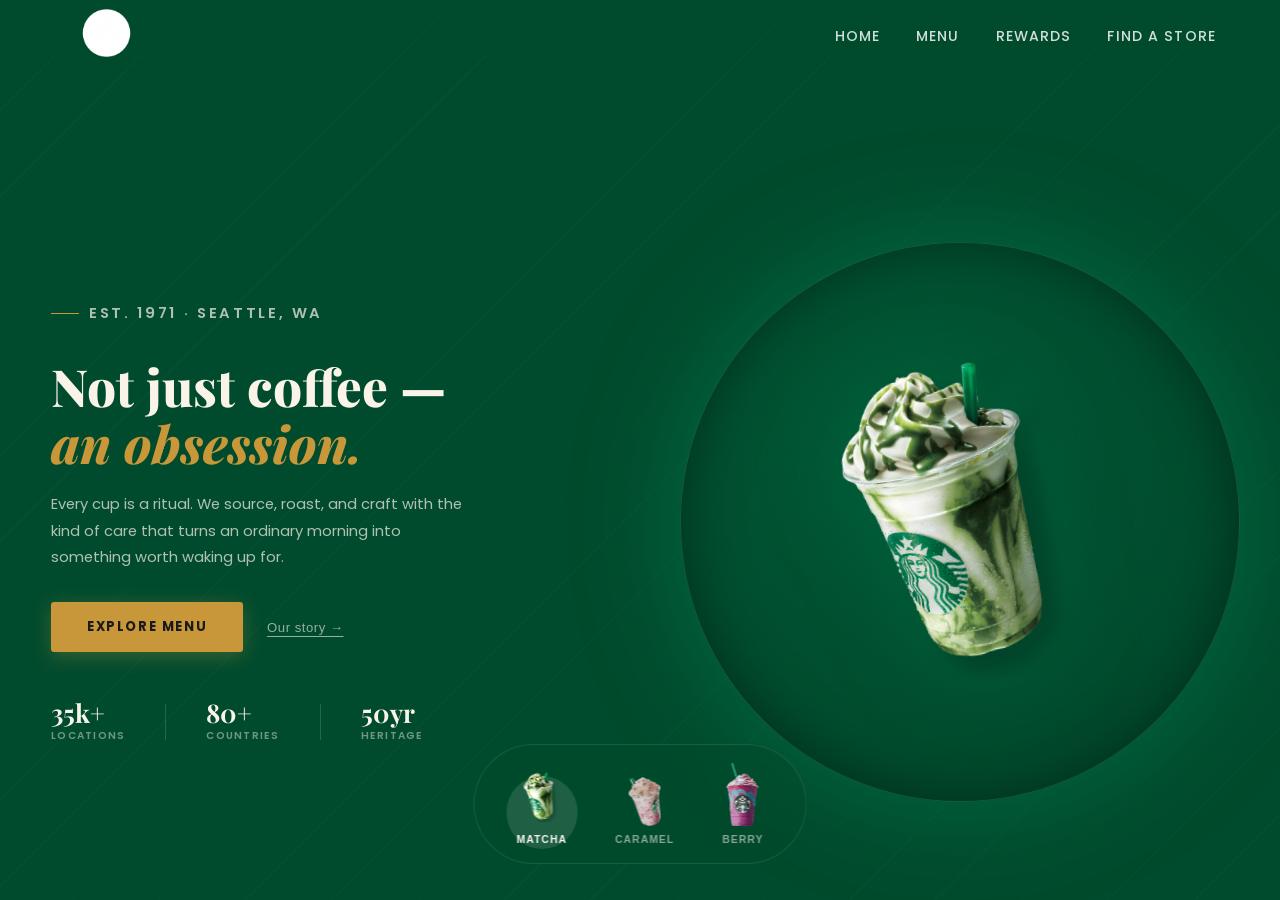
<file: Starbucks/index.html>
<!DOCTYPE html>
<html lang="en">
<head>
    <meta charset="UTF-8">
    <meta name="viewport" content="width=device-width, initial-scale=1.0">
    <link rel="stylesheet" href="https://unpkg.com/aos@next/dist/aos.css" />
    <link rel="stylesheet" href="style.css">
    <title>Starbucks — It's Not Just Coffee</title>
    <link rel="icon" href="images/logo.png">
</head>
<body>

    <!-- NAV -->
    <nav>
        <div class="logo" data-aos="fade-right" data-aos-duration="800">
            <img src="images/logo.png" alt="Starbucks">
        </div>
        <div class="links" data-aos="fade-left" data-aos-duration="800">
            <a href="">Home</a>
            <a href="">Menu</a>
            <a href="">Rewards</a>
            <a href="">Find a Store</a>
        </div>
    </nav>

    <!-- HERO -->
    <main class="hero">

        <!-- Left: content -->
        <div class="content">
            <p class="eyebrow" data-aos="fade-up" data-aos-delay="100">Est. 1971 · Seattle, WA</p>
            <h1 data-aos="fade-up" data-aos-delay="200">
                Not just coffee —
                <em>an obsession.</em>
            </h1>
            <p data-aos="fade-up" data-aos-delay="300">
                Every cup is a ritual. We source, roast, and craft with the kind of care that turns an ordinary morning into something worth waking up for.
            </p>
            <div class="cta-group" data-aos="fade-up" data-aos-delay="400">
                <button class="btn-primary">Explore Menu</button>
                <button class="btn-secondary">Our story →</button>
            </div>

            <!-- Stats -->
            <div class="detail-strip" data-aos="fade-up" data-aos-delay="500">
                <div class="detail-item">
                    <span class="num">35k+</span>
                    <span class="label">Locations</span>
                </div>
                <div class="divider"></div>
                <div class="detail-item">
                    <span class="num">80+</span>
                    <span class="label">Countries</span>
                </div>
                <div class="divider"></div>
                <div class="detail-item">
                    <span class="num">50yr</span>
                    <span class="label">Heritage</span>
                </div>
            </div>
        </div>

        <!-- Right: drink stage -->
        <div class="drink-stage">
            <div class="portal" id="portal"></div>
            <div class="box green"><img src="images/green.png" alt="Green drink"></div>
            <div class="box orange"><img src="images/orange.png" alt="Orange drink"></div>
            <div class="box pink"><img src="images/pink.png" alt="Pink drink"></div>
        </div>

    </main>

    <!-- VARIANT SELECTOR -->
    <div class="variant-selector">
        <button class="variant-btn active gcfe" data-color="green" aria-label="Green drink">
            <img src="images/green.png" alt="">
            <span>Matcha</span>
        </button>
        <button class="variant-btn ocfe" data-color="orange" aria-label="Orange drink">
            <img src="images/orange.png" alt="">
            <span>Caramel</span>
        </button>
        <button class="variant-btn pcfe" data-color="pink" aria-label="Pink drink">
            <img src="images/pink.png" alt="">
            <span>Berry</span>
        </button>
    </div>

    <script src="https://unpkg.com/aos@next/dist/aos.js"></script>
    <script>
      AOS.init({ duration: 900, delay: 80, once: true });
    </script>
    <script src="script.js"></script>
</body>
</html>
</file>
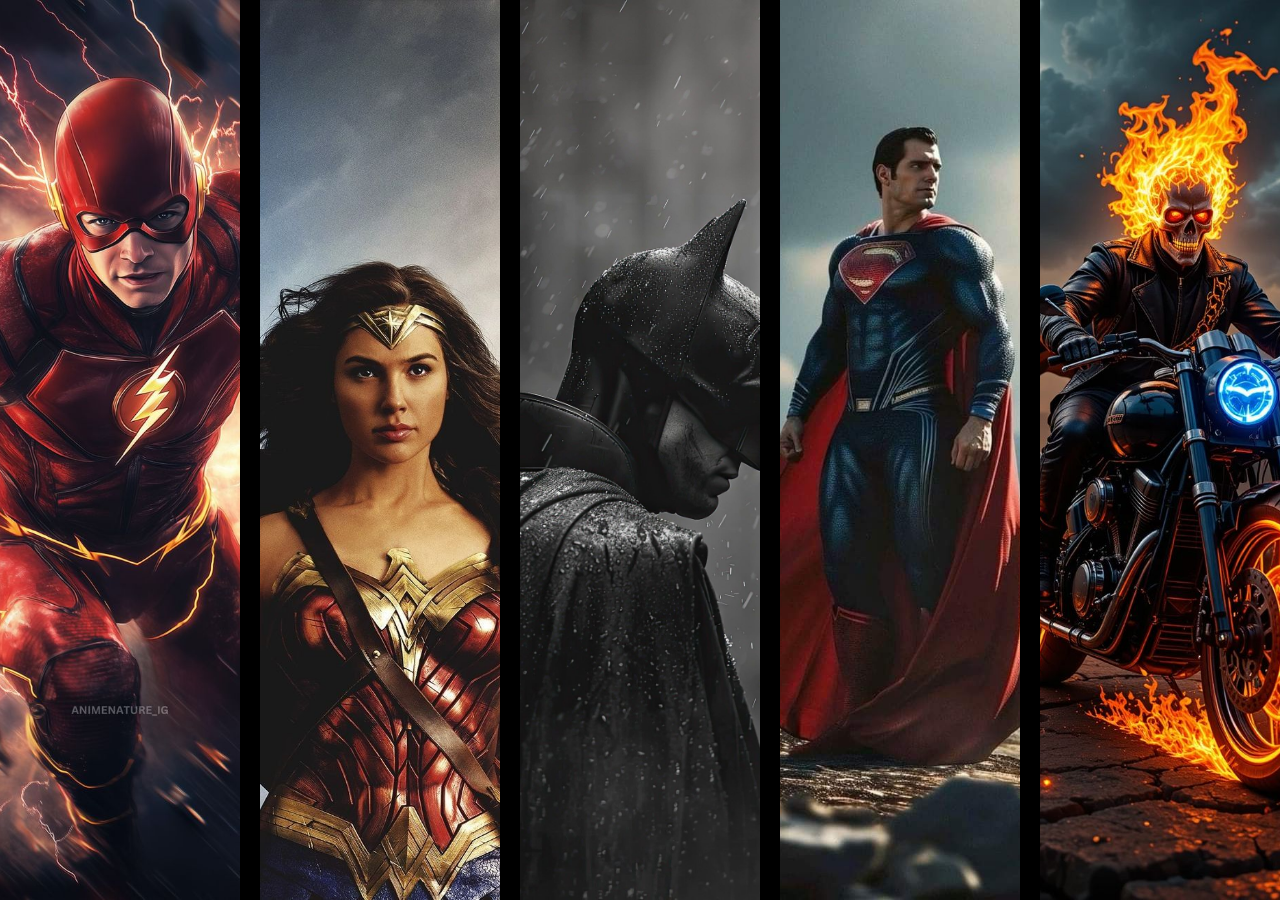
<file: Superhero/index.html>
<!DOCTYPE html>
<html lang="en">
<head>
    <meta charset="UTF-8">
    <meta name="viewport" content="width=device-width, initial-scale=1.0">
    <title>Document</title>
    <link rel="stylesheet" href="style.css">
</head>
<body>
    <main>
        <section></section>
        <section></section>
        <section></section>
        <section></section>
        <section></section>
    </main>
</body>
</html>
</file>
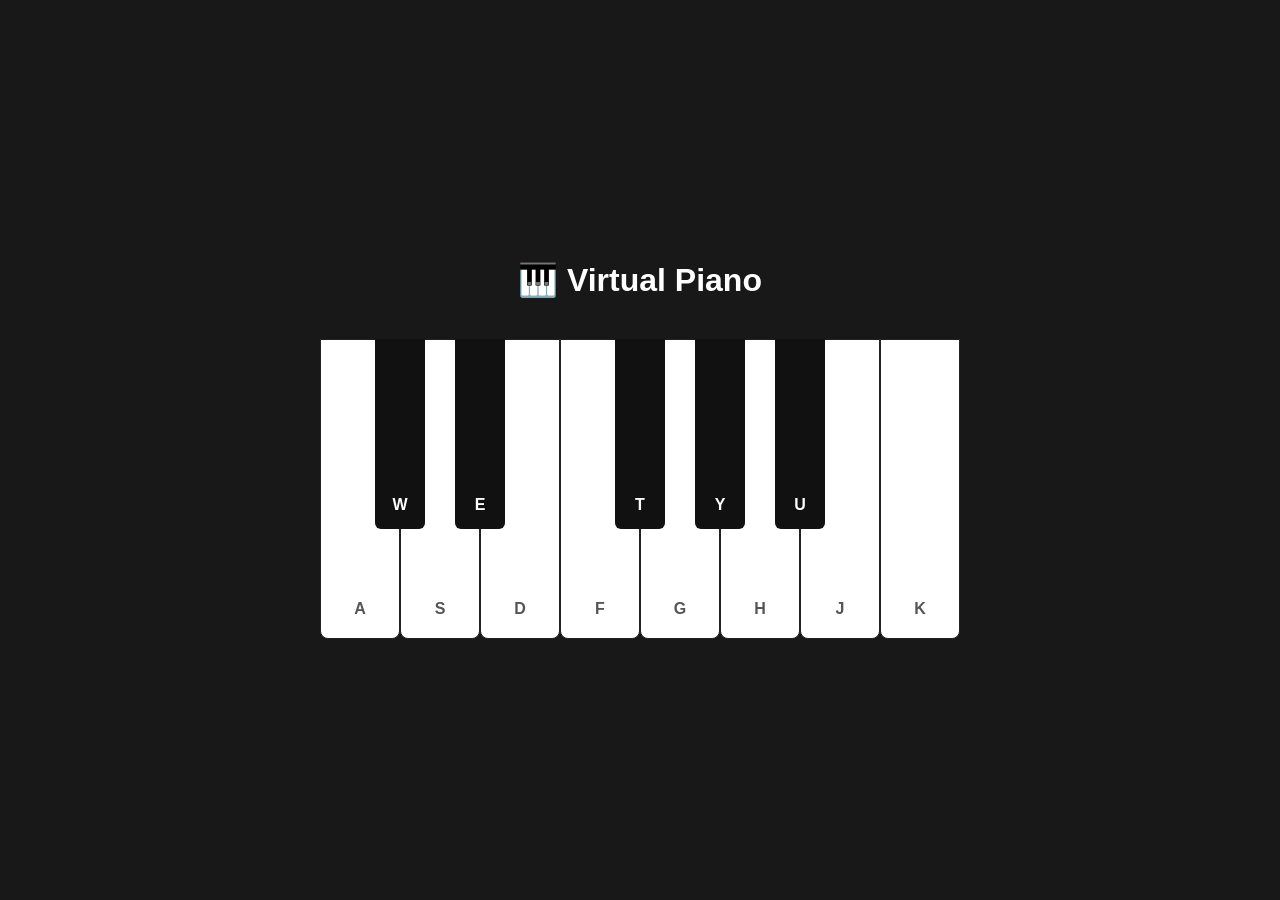
<file: Piano/piano.html>
<!DOCTYPE html>
<html lang="en">
<head>
    <meta charset="UTF-8">
    <meta name="viewport" content="width=device-width, initial-scale=1.0">
    <title>Virtual Piano</title>
    <link rel="stylesheet" href="piano.css">
</head>

<body>

    <h1>🎹 Virtual Piano</h1>

    <div class="piano">

        <!-- White Keys -->
        <div class="key white" data-key="a" data-note="C4">A</div>
        <div class="key white" data-key="s" data-note="D4">S</div>
        <div class="key white" data-key="d" data-note="E4">D</div>
        <div class="key white" data-key="f" data-note="F4">F</div>
        <div class="key white" data-key="g" data-note="G4">G</div>
        <div class="key white" data-key="h" data-note="A4">H</div>
        <div class="key white" data-key="j" data-note="B4">J</div>
        <div class="key white" data-key="k" data-note="C5">K</div>

        <!-- Black Keys -->
        <div class="key black" data-key="w" data-note="C#4">W</div>
        <div class="key black" data-key="e" data-note="D#4">E</div>
        <div class="key black" data-key="t" data-note="F#4">T</div>
        <div class="key black" data-key="y" data-note="G#4">Y</div>
        <div class="key black" data-key="u" data-note="A#4">U</div>

    </div>

    <script src="piano.js"></script>

</body>
</html>
</file>
<file: Starbucks/style.css>
@import url('https://fonts.googleapis.com/css2?family=Playfair+Display:ital,wght@0,700;0,800;0,900;1,700&family=Poppins:wght@300;400;500;600;700&display=swap');

*, *::before, *::after {
    padding: 0;
    margin: 0;
    box-sizing: border-box;
}

:root {
    --green-deep:   #004B2D;
    --green-mid:    #007146;
    --green-light:  #8FAF8A;
    --cream:        #F9F3E8;
    --cream-dark:   #EDE5D4;
    --gold:         #C8973A;
    --ink:          #1A1A1A;
    --white:        #FFFFFF;

    --glow-green:   rgba(0, 113, 70, 0.55);
    --glow-orange:  rgba(200, 130, 40, 0.55);
    --glow-pink:    rgba(180, 60, 130, 0.55);
}

html, body {
    width: 100%;
    height: 100%;
    overflow: hidden;
    background: var(--green-deep);
    color: var(--ink);
    font-family: 'Poppins', sans-serif;
}

/* ── NAV ────────────────────────────────────────────── */
nav {
    position: fixed;
    top: 0;
    left: 0;
    width: 100%;
    z-index: 100;
    padding: 0 5%;
    height: 72px;
    display: flex;
    align-items: center;
    justify-content: space-between;
    background: transparent;
}

nav::after {
    content: '';
    position: absolute;
    inset: 0;
    background: linear-gradient(to bottom, rgba(0,75,45,0.85) 0%, transparent 100%);
    pointer-events: none;
    z-index: -1;
}

.logo img {
    height: 48px;
    width: auto;
    filter: brightness(0) invert(1);
    transition: transform 0.3s ease;
}
.logo img:hover { transform: scale(1.06); }

.links {
    display: flex;
    align-items: center;
    gap: 36px;
}

.links a {
    color: rgba(255,255,255,0.82);
    text-decoration: none;
    font-size: 0.88rem;
    font-weight: 500;
    letter-spacing: 0.08em;
    text-transform: uppercase;
    position: relative;
    transition: color 0.25s;
}

.links a::after {
    content: '';
    position: absolute;
    bottom: -4px;
    left: 0;
    width: 0;
    height: 1.5px;
    background: var(--gold);
    transition: width 0.3s ease;
}

.links a:hover {
    color: var(--white);
}
.links a:hover::after { width: 100%; }

/* ── HERO LAYOUT ────────────────────────────────────── */
.hero {
    width: 100%;
    height: 100vh;
    display: grid;
    grid-template-columns: 1fr 1fr;
    align-items: center;
    position: relative;
    overflow: hidden;
    background: var(--green-deep);
    padding-top: 72px;
}

/* Background texture lines */
.hero::before {
    content: '';
    position: absolute;
    inset: 0;
    background-image:
        repeating-linear-gradient(
            -45deg,
            transparent,
            transparent 60px,
            rgba(255,255,255,0.018) 60px,
            rgba(255,255,255,0.018) 61px
        );
    pointer-events: none;
}

/* ── CONTENT PANEL ──────────────────────────────────── */
.content {
    padding: 0 6% 0 8%;
    position: relative;
    z-index: 2;
    display: flex;
    flex-direction: column;
    justify-content: center;
}

.eyebrow {
    display: inline-flex;
    align-items: center;
    gap: 10px;
    font-size: 0.72rem;
    font-weight: 600;
    letter-spacing: 0.18em;
    text-transform: uppercase;
    color: var(--gold);
    margin-bottom: 20px;
}

.eyebrow::before {
    content: '';
    display: block;
    width: 28px;
    height: 1px;
    background: var(--gold);
}

.content h1 {
    font-family: 'Playfair Display', serif;
    font-size: clamp(2.4rem, 4vw, 3.8rem);
    font-weight: 800;
    line-height: 1.1;
    color: var(--cream);
    margin-bottom: 20px;
}

.content h1 em {
    font-style: italic;
    color: var(--gold);
    display: block;
}

.content p {
    font-size: 0.92rem;
    line-height: 1.8;
    color: rgba(249,243,232,0.7);
    max-width: 420px;
    margin-bottom: 32px;
}

.cta-group {
    display: flex;
    align-items: center;
    gap: 24px;
}

.btn-primary {
    font-family: 'Poppins', sans-serif;
    font-size: 0.82rem;
    font-weight: 700;
    letter-spacing: 0.12em;
    text-transform: uppercase;
    padding: 15px 36px;
    background: var(--gold);
    color: var(--ink);
    border: none;
    border-radius: 3px;
    cursor: pointer;
    transition: background 0.25s, transform 0.2s, box-shadow 0.25s;
    box-shadow: 0 4px 20px rgba(200,151,58,0.3);
}

.btn-primary:hover {
    background: #daa84a;
    transform: translateY(-2px);
    box-shadow: 0 8px 28px rgba(200,151,58,0.45);
}

.btn-secondary {
    font-size: 0.82rem;
    font-weight: 500;
    color: rgba(249,243,232,0.6);
    background: none;
    border: none;
    cursor: pointer;
    letter-spacing: 0.04em;
    text-decoration: underline;
    text-underline-offset: 4px;
    transition: color 0.25s;
}
.btn-secondary:hover { color: var(--cream); }

/* ── DRINK STAGE (right panel) ──────────────────────── */
.drink-stage {
    position: relative;
    width: 100%;
    height: 100vh;
    display: flex;
    align-items: center;
    justify-content: center;
}

/* The glowing portal circle */
.portal {
    position: absolute;
    width: 560px;
    height: 560px;
    border-radius: 50%;
    background: radial-gradient(circle at 40% 35%, rgba(0,113,70,0.35), var(--green-deep) 70%);
    border: 1px solid rgba(255,255,255,0.07);
    box-shadow:
        0 0 80px 20px var(--glow-green),
        inset 0 0 60px rgba(0,0,0,0.4);
    transition: box-shadow 0.7s ease, background 0.7s ease;
}

.portal.orange {
    box-shadow:
        0 0 80px 20px var(--glow-orange),
        inset 0 0 60px rgba(0,0,0,0.4);
}
.portal.pink {
    box-shadow:
        0 0 80px 20px var(--glow-pink),
        inset 0 0 60px rgba(0,0,0,0.4);
}

/* drink images */
.box {
    position: absolute;
    width: 100%;
    height: 100%;
    display: flex;
    align-items: center;
    justify-content: center;
    transition: opacity 0.55s ease, transform 0.55s ease;
    will-change: opacity, transform;
}

.box img {
    width: 220px;
    height: auto;
    filter: drop-shadow(0 10px 40px rgba(0,0,0,0.5));
    transition: transform 0.55s ease;
}

.box.green img  { transform: rotate(-8deg); filter: drop-shadow(0 10px 40px rgba(0,113,70,0.5)); }
.box.orange img { transform: rotate(-8deg); filter: drop-shadow(0 10px 40px rgba(200,130,40,0.5)); }
.box.pink img   { transform: rotate(-10deg); filter: drop-shadow(0 10px 40px rgba(180,60,130,0.5)); }

.box.green  { opacity: 1;  transform: scale(1); }
.box.orange { opacity: 0;  transform: scale(0.85) rotate(-5deg); }
.box.pink   { opacity: 0;  transform: scale(0.85) rotate(-5deg); }

/* ── VARIANT SELECTOR ───────────────────────────────── */
.variant-selector {
    position: fixed;
    bottom: 36px;
    left: 50%;
    transform: translateX(-50%);
    display: flex;
    align-items: flex-end;
    gap: 28px;
    z-index: 50;
    background: rgba(0,75,45,0.55);
    backdrop-filter: blur(14px);
    -webkit-backdrop-filter: blur(14px);
    border: 1px solid rgba(255,255,255,0.1);
    border-radius: 100px;
    padding: 14px 32px;
}

.variant-btn {
    display: flex;
    flex-direction: column;
    align-items: center;
    gap: 8px;
    cursor: pointer;
    background: none;
    border: none;
    padding: 4px 10px;
    border-radius: 60px;
    transition: background 0.25s;
}
.variant-btn:hover { background: rgba(255,255,255,0.07); }
.variant-btn.active { background: rgba(255,255,255,0.12); }

.variant-btn img {
    width: 32px;
    height: auto;
    transition: transform 0.3s ease, filter 0.3s ease;
    filter: saturate(0.7) brightness(0.9);
}
.variant-btn:hover img,
.variant-btn.active img {
    transform: translateY(-5px) scale(1.1);
    filter: saturate(1.2) brightness(1.1);
}

.variant-btn span {
    font-size: 0.65rem;
    font-weight: 600;
    letter-spacing: 0.1em;
    text-transform: uppercase;
    color: rgba(249,243,232,0.55);
    transition: color 0.25s;
}
.variant-btn:hover span,
.variant-btn.active span { color: var(--cream); }

/* ── SCROLL / DETAIL strip ──────────────────────────── */
.detail-strip {
    display: flex;
    gap: 40px;
    margin-top: 48px;
}

.detail-item {
    display: flex;
    flex-direction: column;
    gap: 2px;
}

.detail-item .num {
    font-family: 'Playfair Display', serif;
    font-size: 1.6rem;
    font-weight: 700;
    color: var(--cream);
    line-height: 1;
}

.detail-item .label {
    font-size: 0.65rem;
    font-weight: 600;
    letter-spacing: 0.12em;
    text-transform: uppercase;
    color: rgba(249,243,232,0.45);
}

.divider {
    width: 1px;
    height: 36px;
    background: rgba(255,255,255,0.15);
    align-self: center;
}

/* ── AOS overrides ──────────────────────────────────── */
[data-aos] { pointer-events: none; }
[data-aos].aos-animate { pointer-events: auto; }
</file>
<file: Superhero/style.css>
* {
  margin: 0%;
  padding: 0%;
  box-sizing: border-box;
}

html, body {
  background-color: black;
  height: 100%;
  width: 100%;
}

main {
  height: 100%;
  width: 100%;
  display: flex;
  gap: 20px;
  justify-content: center;
  align-items: center;
}
main section {
  height: 100%;
  flex-grow: 1;
  background-color: aquamarine;
  transition: all 0.7s cubic-bezier(0.19, 1, 0.22, 1);
  cursor: pointer;
}
main Section:hover {
  flex-grow: 2;
}
main section:nth-child(1) {
  background-image: url(./flash.jpg);
  background-size: cover;
  background-position: center;
}
main section:nth-child(2) {
  background-image: url(./wonderwoman.jpg);
  background-size: cover;
  background-position: bottom;
}
main section:nth-child(3) {
  background-image: url(./batman.jpg);
  background-size: cover;
  background-position: center;
}
main section:nth-child(4) {
  background-image: url(./superman.jpg);
  background-size: cover;
  background-position: center;
}
main section:nth-child(5) {
  background-image: url(./ghostrider.jpg);
  background-size: cover;
  background-position: center;
}/*# sourceMappingURL=style.css.map */
</file>
<file: Piano/piano.css>
* {
    margin: 0;
    padding: 0;
    box-sizing: border-box;
}

body {
    min-height: 100vh;
    background: #181818;
    display: flex;
    flex-direction: column;
    align-items: center;
    justify-content: center;
    font-family: Arial, sans-serif;
}

h1 {
    color: white;
    margin-bottom: 40px;
}

.piano {
    position: relative;
    display: flex;
    height: 300px;
}

.key {
    cursor: pointer;
    user-select: none;
    display: flex;
    justify-content: center;
    align-items: flex-end;
    padding-bottom: 20px;
    font-weight: bold;
}

.white {
    width: 80px;
    height: 300px;
    background: white;
    border: 1px solid #222;
    border-radius: 0 0 8px 8px;
    color: #555;
    z-index: 1;
}

.white:active,
.white.active {
    background: #ddd;
    transform: translateY(4px);
}

.black {
    position: absolute;
    width: 50px;
    height: 190px;
    background: #111;
    color: white;
    border-radius: 0 0 6px 6px;
    z-index: 2;
    padding-bottom: 15px;
}

.black:active,
.black.active {
    background: #444;
    transform: translateY(4px);
}

/* Position black keys */

.black[data-key="w"] {
    left: 55px;
}

.black[data-key="e"] {
    left: 135px;
}

.black[data-key="t"] {
    left: 295px;
}

.black[data-key="y"] {
    left: 375px;
}

.black[data-key="u"] {
    left: 455px;
}

@media (max-width: 700px) {
    .piano {
        transform: scale(0.75);
    }
}
</file>
